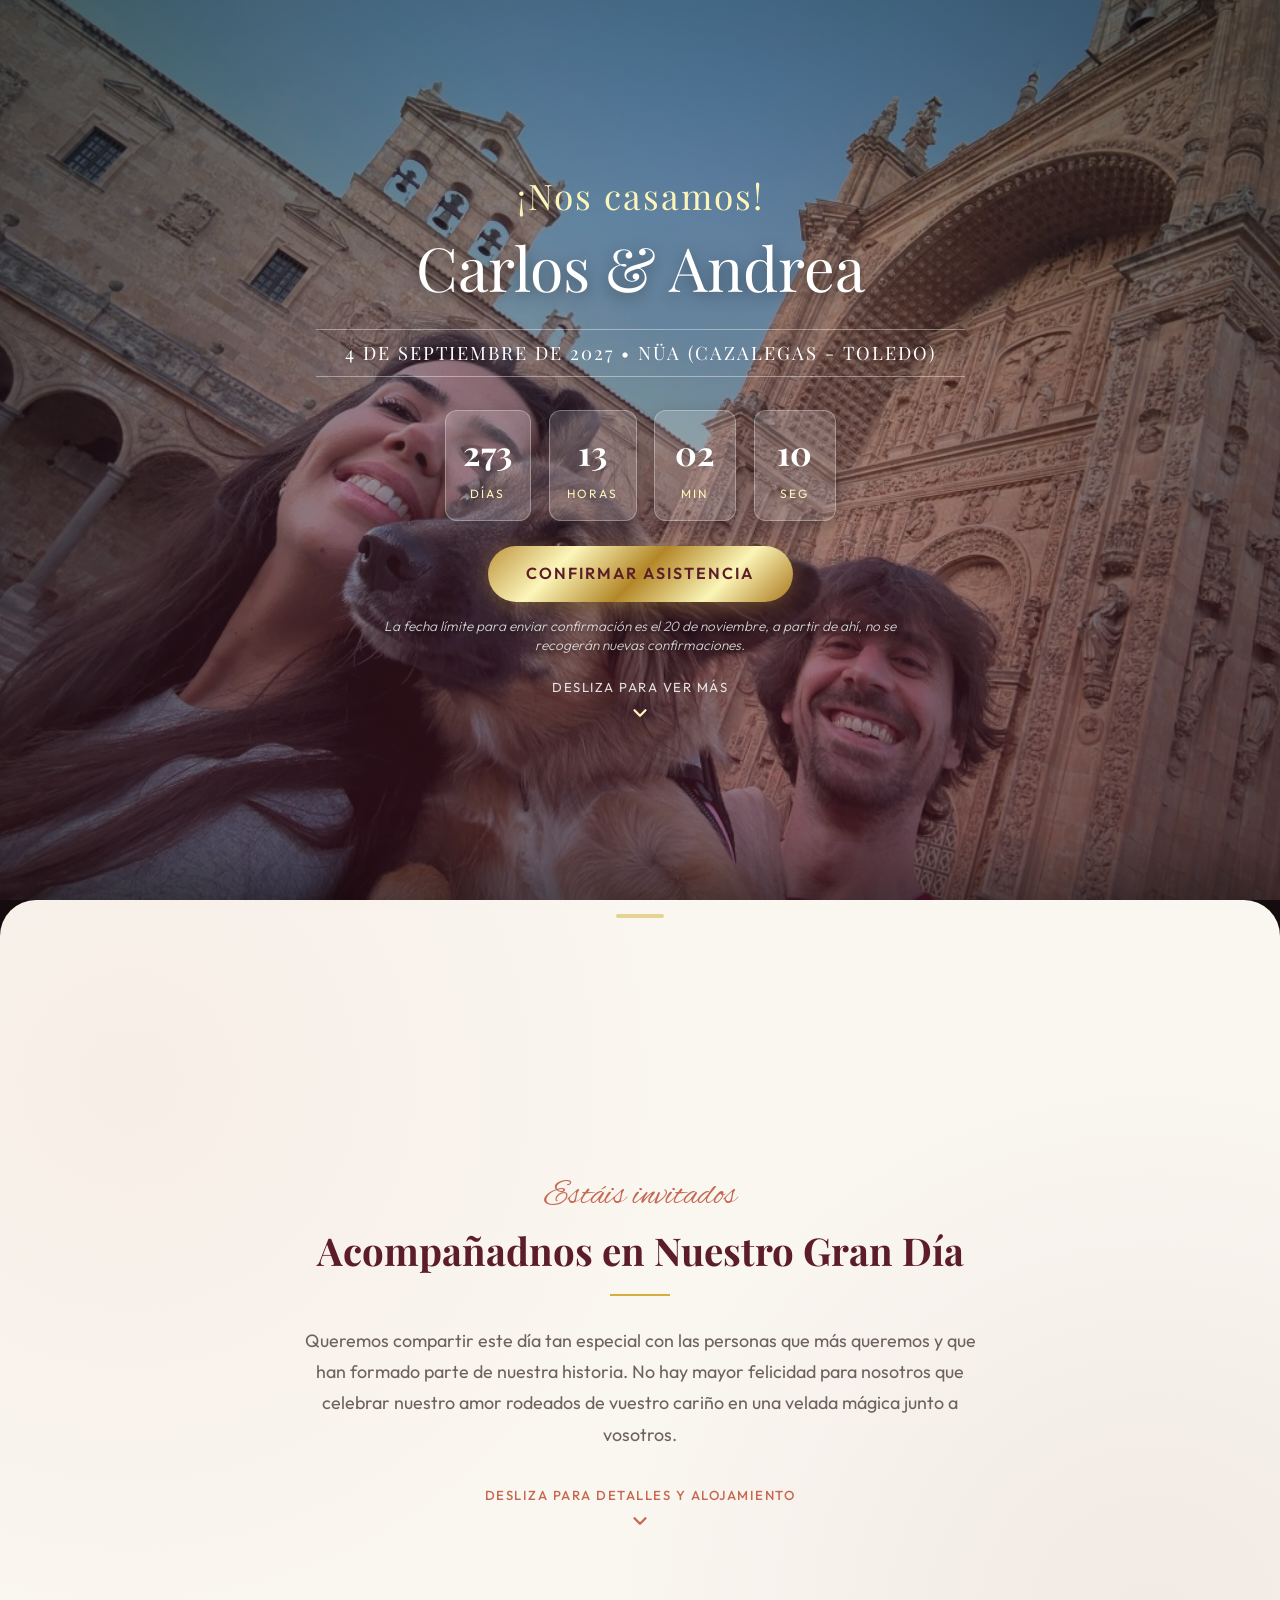
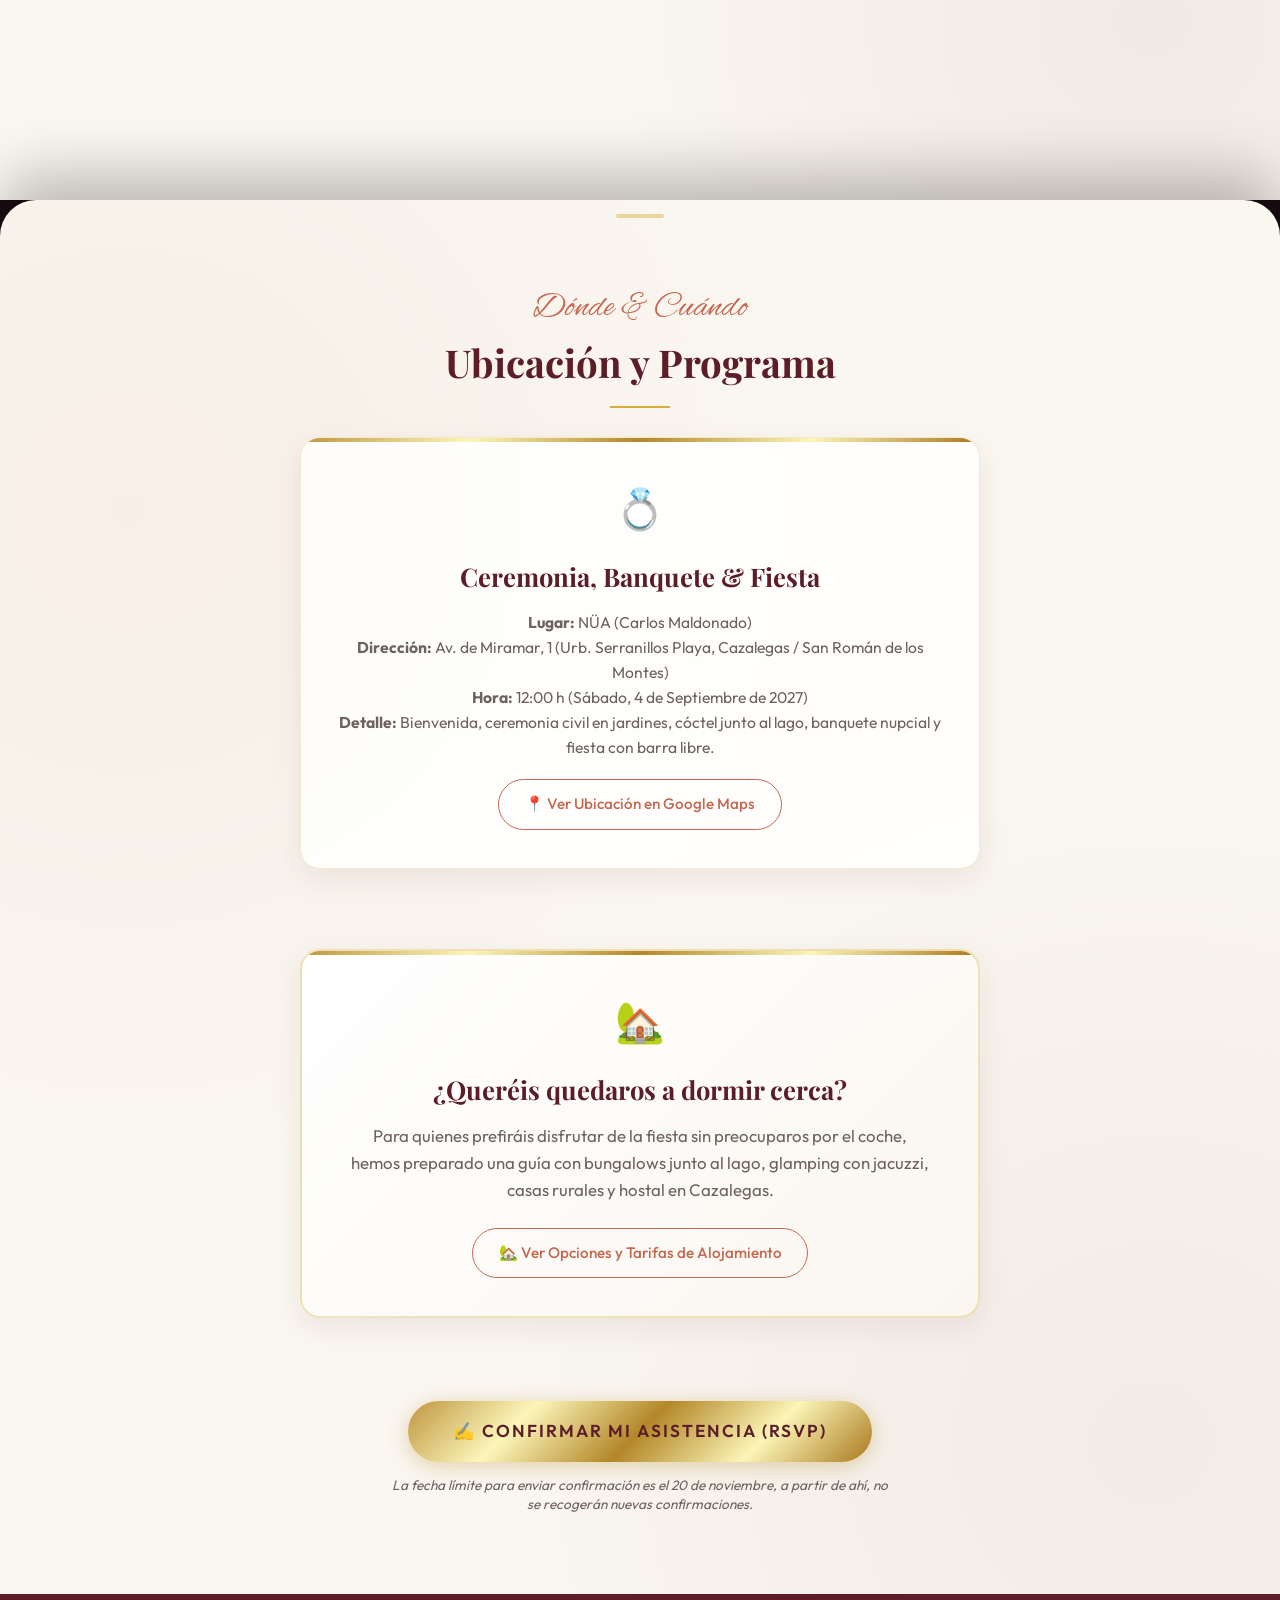
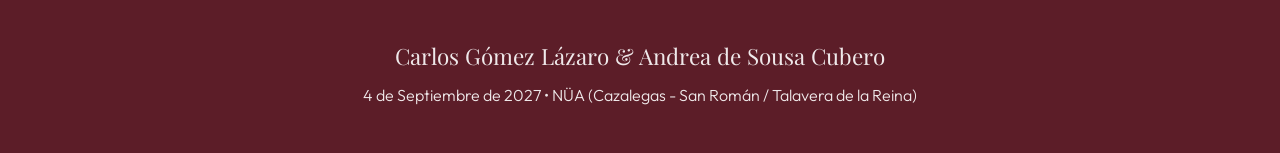
<file: index.html>
<!DOCTYPE html>
<html lang="es">
<head>
  <meta charset="UTF-8">
  <meta name="viewport" content="width=device-width, initial-scale=1.0">
  <title>Boda Carlos & Andrea | Invitación Oficial y RSVP</title>
  <meta name="description" content="Invitación oficial de boda de Carlos Gómez Lázaro y Andrea de Sousa Cubero el 4 de Septiembre de 2027. ¡Confirma tu asistencia!">
  
  <!-- CSS Principal -->
  <link rel="stylesheet" href="style.css?v=12">
</head>
<body>

  <!-- HERO SECTION -->
  <header class="hero">
    <div class="hero-overlay"></div>
    <div class="hero-content">
      <p class="hero-subtitle font-serif" style="font-family: 'Playfair Display', serif !important; font-size: 2.2rem; letter-spacing: 2px; text-transform: none; font-style: normal; color: #fcf6ba;">¡Nos casamos!</p>
      <h1 class="hero-title font-serif">Carlos & Andrea</h1>

      <div class="hero-date-badge font-serif">
        4 DE SEPTIEMBRE DE 2027 • NÜA (CAZALEGAS - TOLEDO)
      </div>

      <!-- COUNTDOWN TIMER -->
      <div class="countdown-container">
        <div class="countdown-box">
          <span id="countdown-days" class="countdown-number">00</span>
          <span class="countdown-label">Días</span>
        </div>
        <div class="countdown-box">
          <span id="countdown-hours" class="countdown-number">00</span>
          <span class="countdown-label">Horas</span>
        </div>
        <div class="countdown-box">
          <span id="countdown-minutes" class="countdown-number">00</span>
          <span class="countdown-label">Min</span>
        </div>
        <div class="countdown-box">
          <span id="countdown-seconds" class="countdown-number">00</span>
          <span class="countdown-label">Seg</span>
        </div>
      </div>

      <a href="rsvp.html" class="btn-primary">Confirmar Asistencia</a>

      <p class="hero-deadline-note">
        La fecha límite para enviar confirmación es el 20 de noviembre, a partir de ahí, no se recogerán nuevas confirmaciones.
      </p>

      <!-- Indicador sutil de scroll -->
      <div class="scroll-indicator">
        <span>Desliza para ver más</span>
        <svg class="scroll-chevron" width="22" height="22" viewBox="0 0 24 24" fill="none" stroke="currentColor" stroke-width="2.5" stroke-linecap="round" stroke-linejoin="round">
          <polyline points="6 9 12 15 18 9"></polyline>
        </svg>
      </div>
    </div>
  </header>

  <!-- BIENVENIDA & HISTORIA (Capa 2: Se desliza y se fija sobre el Hero) -->
  <section class="welcome-sheet">
    <div class="welcome-sheet-content">
      <div class="section-header">
        <span class="section-subtitle">Estáis invitados</span>
        <h2 class="section-title">Acompañadnos en Nuestro Gran Día</h2>
      </div>
      <p class="welcome-text">
        Queremos compartir este día tan especial con las personas que más queremos y que han formado parte de nuestra historia. No hay mayor felicidad para nosotros que celebrar nuestro amor rodeados de vuestro cariño en una velada mágica junto a vosotros.
      </p>

      <!-- Indicador sutil de scroll hacia las tarjetas -->
      <div class="scroll-indicator scroll-indicator-dark">
        <span>Desliza para detalles y alojamiento</span>
        <svg class="scroll-chevron" width="22" height="22" viewBox="0 0 24 24" fill="none" stroke="currentColor" stroke-width="2.5" stroke-linecap="round" stroke-linejoin="round">
          <polyline points="6 9 12 15 18 9"></polyline>
        </svg>
      </div>
    </div>
  </section>

  <!-- DETALLES, TARJETAS Y RSVP (Capa 3: Se desliza cubriendo la Bienvenida) -->
  <main class="cards-sheet-wrapper">

    <!-- UBICACIONES & EVENTOS -->
    <section class="section reveal-on-scroll">
    <div class="section-header">
      <span class="section-subtitle">Dónde & Cuándo</span>
      <h2 class="section-title">Ubicación y Programa</h2>
    </div>

    <!-- Tarjeta Única: Ceremonia & Celebración -->
    <div class="card">
      <div class="card-icon">💍</div>
      <h3 class="card-title font-serif">Ceremonia, Banquete & Fiesta</h3>
      <p class="card-info">
        <strong>Lugar:</strong> NÜA (Carlos Maldonado)<br>
        <strong>Dirección:</strong> Av. de Miramar, 1 (Urb. Serranillos Playa, Cazalegas / San Román de los Montes)<br>
        <strong>Hora:</strong> 12:00 h (Sábado, 4 de Septiembre de 2027)<br>
        <strong>Detalle:</strong> Bienvenida, ceremonia civil en jardines, cóctel junto al lago, banquete nupcial y fiesta con barra libre.
      </p>
      <a href="https://maps.google.com/?q=Nua+Eventos+Av+de+Miramar+1+Serranillos+Playa" target="_blank" class="btn-outline">
        📍 Ver Ubicación en Google Maps
      </a>
    </div>
  </section>

    <!-- ALOJAMIENTOS & DÓNDE DORMIR -->
    <section class="section reveal-on-scroll">
      <div class="card card-alojamiento-preview">
        <div class="card-icon">🏡</div>
        <h3 class="card-title font-serif">
          ¿Queréis quedaros a dormir cerca?
        </h3>
        <p class="card-info" style="max-width: 580px; margin: 0 auto 1.5rem; font-size: 1.05rem; line-height: 1.6;">
          Para quienes prefiráis disfrutar de la fiesta sin preocuparos por el coche, hemos preparado una guía con bungalows junto al lago, glamping con jacuzzi, casas rurales y hostal en Cazalegas.
        </p>
        <a href="alojamiento.html" class="btn-outline">
          🏡 Ver Opciones y Tarifas de Alojamiento
        </a>
      </div>
    </section>

    <!-- BOTÓN FINAL RSVP -->
    <section class="section reveal-on-scroll" style="text-align: center; padding-top: 1rem; padding-bottom: 2rem;">
      <a href="rsvp.html" class="btn-primary" style="font-size: 1.08rem; padding: 1.05rem 2.8rem;">
        ✍️ Confirmar Mi Asistencia (RSVP)
      </a>
      <p style="margin-top: 0.9rem; font-size: 0.85rem; color: var(--text-muted); font-style: italic; max-width: 500px; margin-left: auto; margin-right: auto; line-height: 1.4;">
        La fecha límite para enviar confirmación es el 20 de noviembre, a partir de ahí, no se recogerán nuevas confirmaciones.
      </p>
    </section>

    <!-- FOOTER -->
    <footer>
      <p class="font-serif" style="font-size: 1.4rem; margin-bottom: 0.5rem;">Carlos Gómez Lázaro & Andrea de Sousa Cubero</p>
      <p>4 de Septiembre de 2027 • NÜA (Cazalegas - San Román / Talavera de la Reina)</p>
    </footer>

  </main>

  <!-- Scripts -->
  <script src="rsvp_config.js?v=2"></script>
  <script src="app.js?v=6"></script>
</body>
</html>
</file>
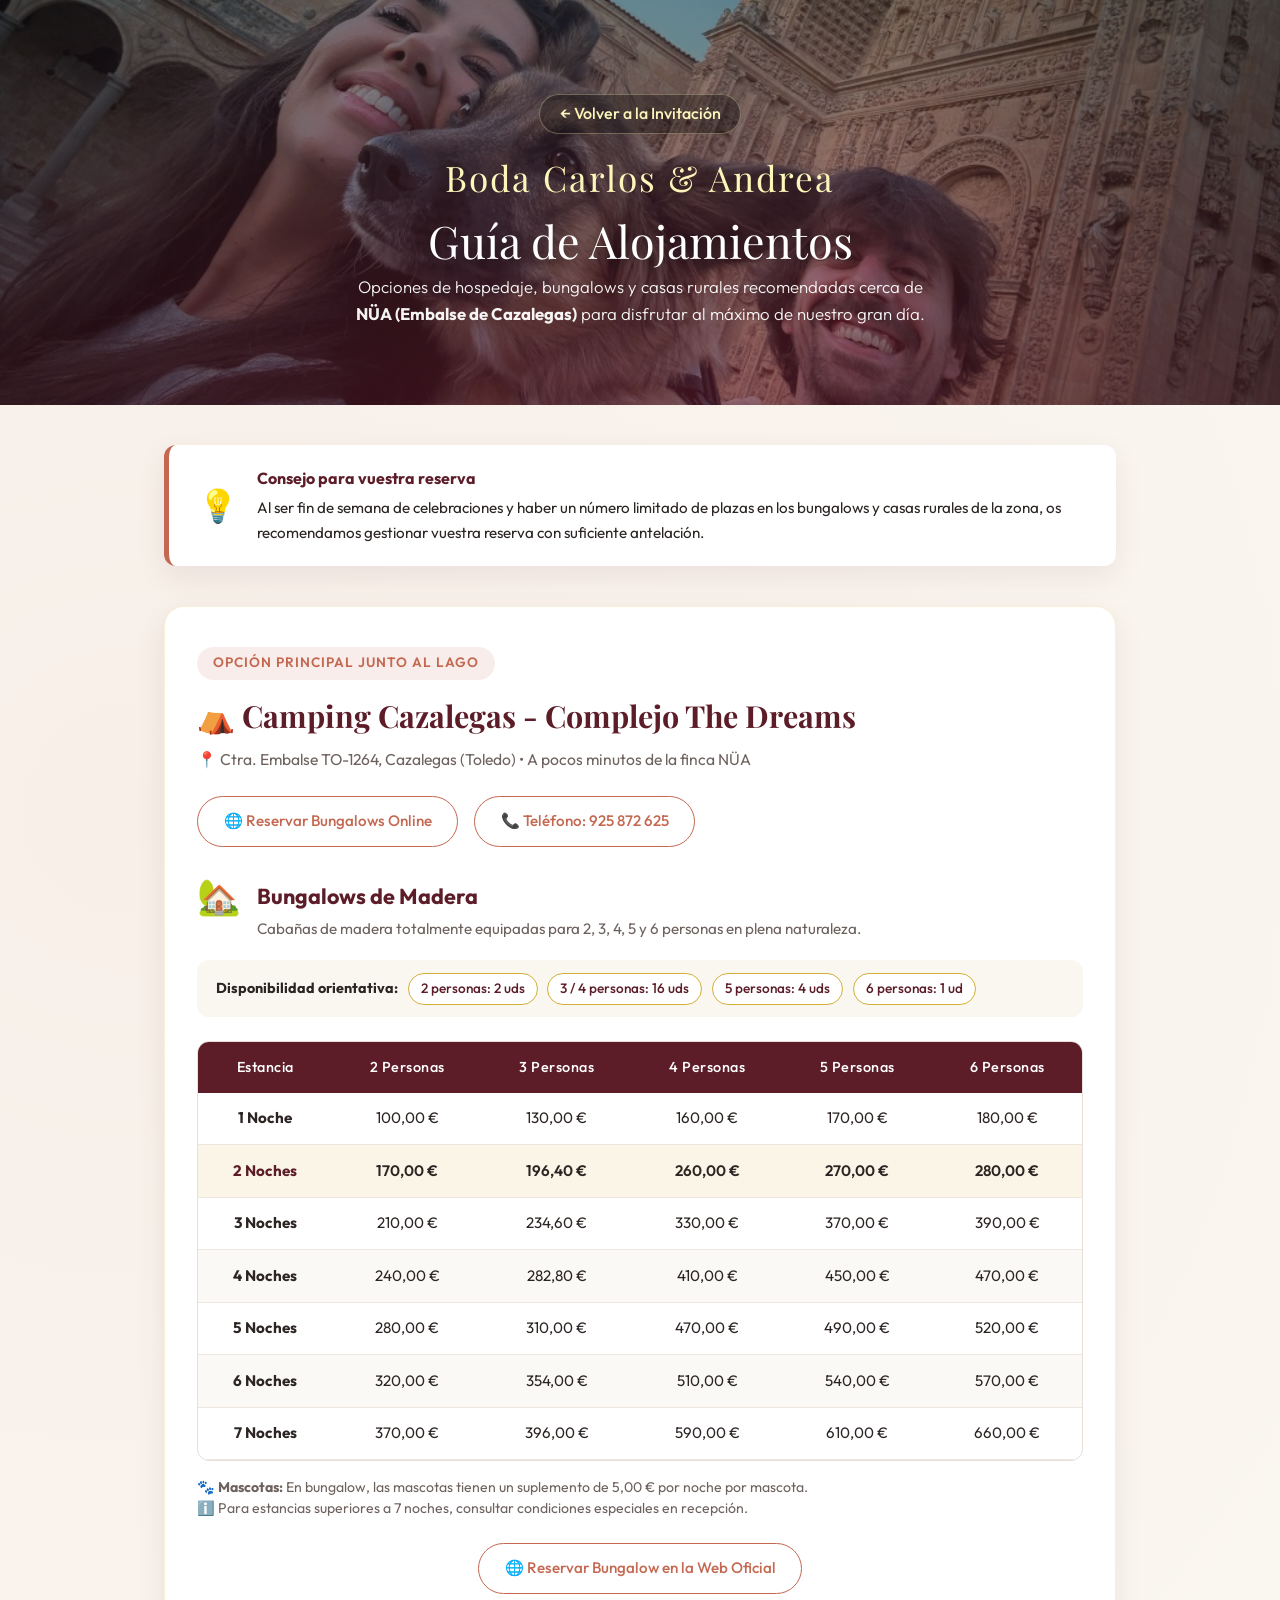
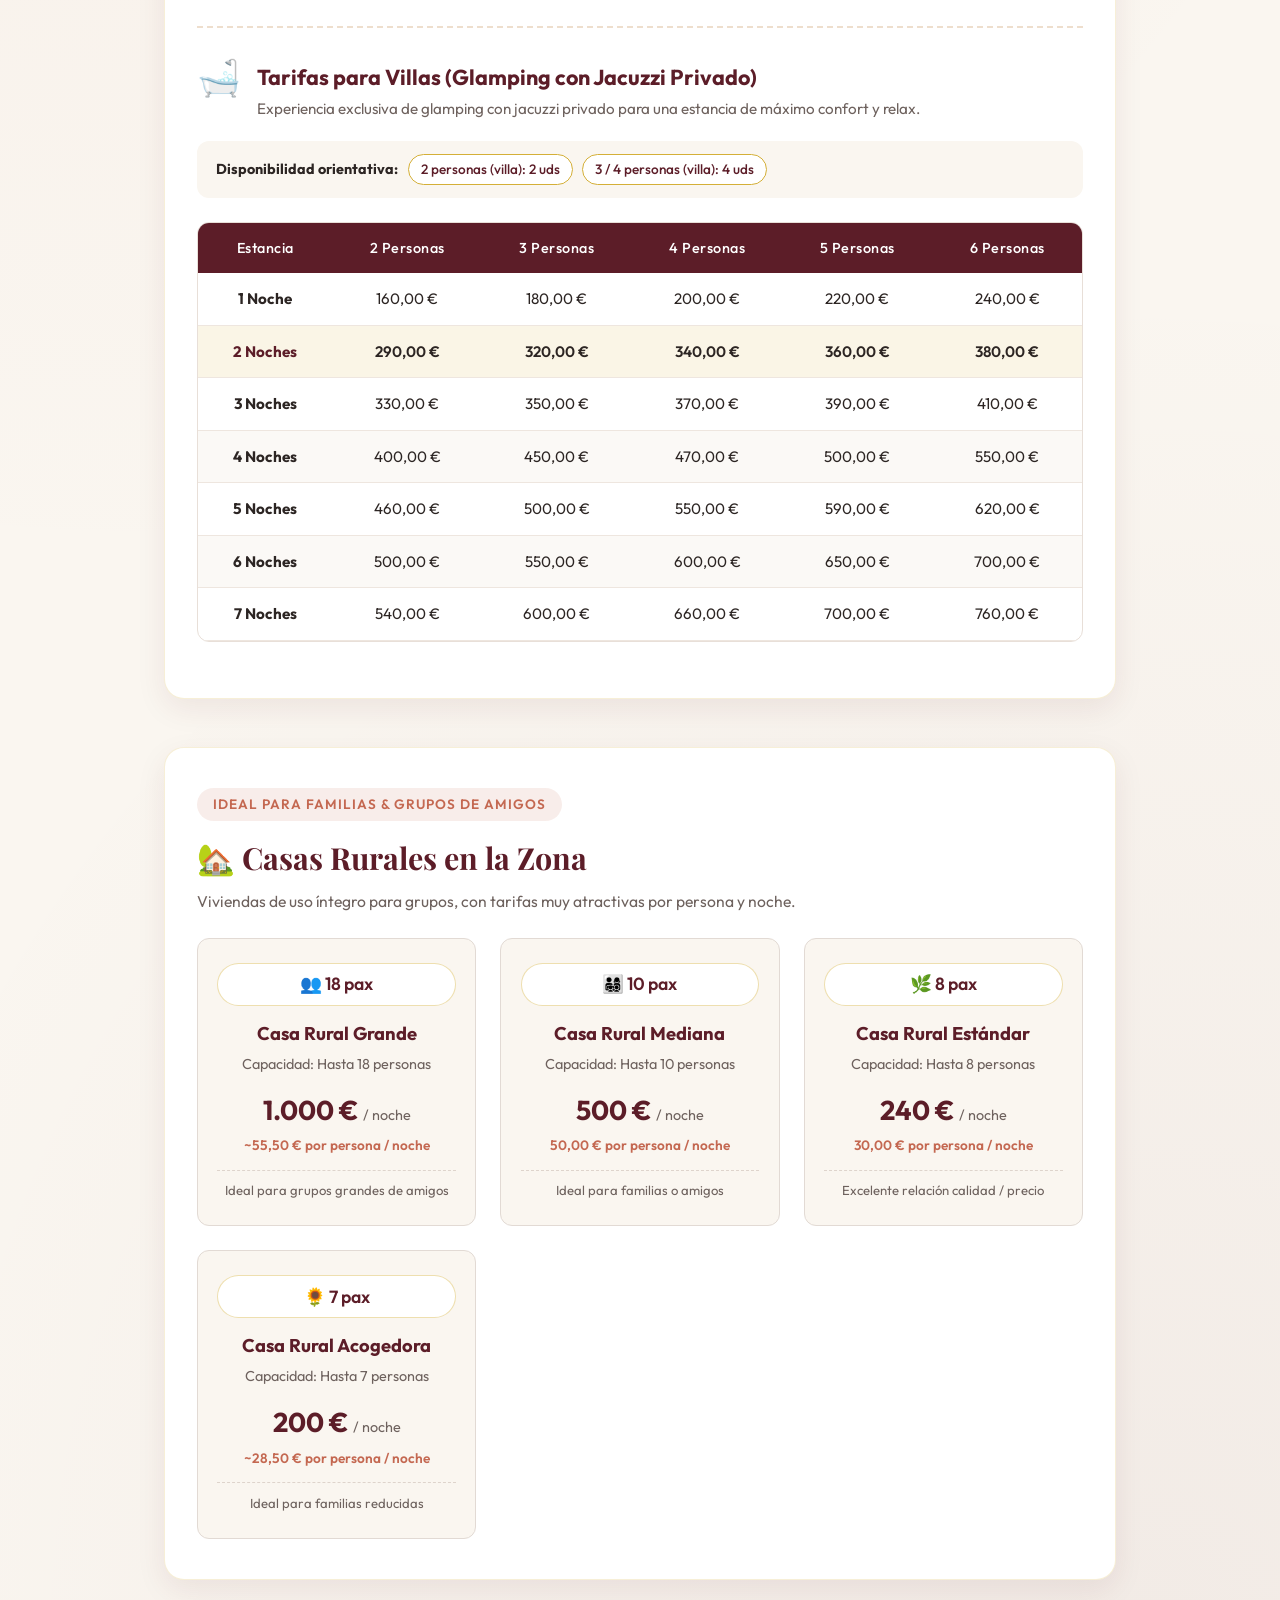
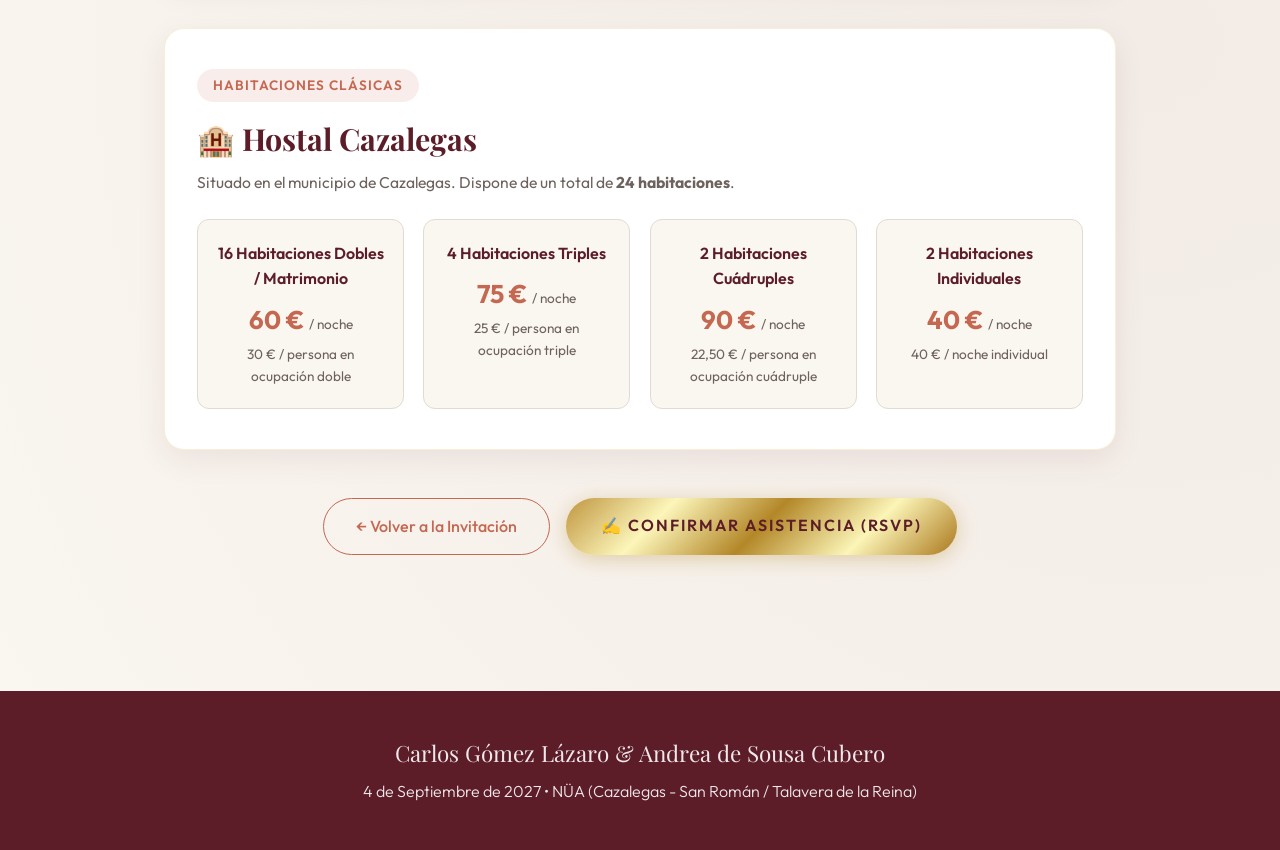
<file: alojamiento.html>
<!DOCTYPE html>
<html lang="es">
<head>
  <meta charset="UTF-8">
  <meta name="viewport" content="width=device-width, initial-scale=1.0">
  <title>Alojamientos & Bungalows | Boda Carlos & Andrea</title>
  <meta name="description" content="Información y tarifas de alojamientos, bungalows, glamping y casas rurales para la boda de Carlos & Andrea.">
  
  <!-- CSS Principal -->
  <link rel="stylesheet" href="style.css?v=11">
</head>
<body class="alojamiento-page">

  <!-- HEADER / HERO ALOJAMIENTO -->
  <header class="hero-small">
    <div class="hero-overlay"></div>
    <div class="hero-content">
      <a href="index.html" class="back-link">← Volver a la Invitación</a>
      <p class="hero-subtitle font-serif">Boda Carlos & Andrea</p>
      <h1 class="hero-title font-serif" style="font-size: 2.8rem; margin-bottom: 0.5rem;">Guía de Alojamientos</h1>
      <p class="alojamiento-hero-desc">
        Opciones de hospedaje, bungalows y casas rurales recomendadas cerca de <strong>NÜA (Embalse de Cazalegas)</strong> para disfrutar al máximo de nuestro gran día.
      </p>
    </div>
  </header>

  <main class="main-container">

    <!-- AVISO IMPORTANTE -->
    <div class="notice-card">
      <div class="notice-icon">💡</div>
      <div>
        <h4 style="color: var(--primary-burgundy); margin-bottom: 0.3rem;">Consejo para vuestra reserva</h4>
        <p style="color: var(--text-dark); margin: 0; font-size: 0.95rem;">
          Al ser fin de semana de celebraciones y haber un número limitado de plazas en los bungalows y casas rurales de la zona, os recomendamos gestionar vuestra reserva con suficiente antelación.
        </p>
      </div>
    </div>

    <!-- SECCIÓN 1: CAMPING CAZALEGAS (COMPLEJO THE DREAMS) -->
    <section class="alojamiento-section">
      <div class="section-badge">Opción Principal junto al Lago</div>
      <h2 class="alojamiento-title font-serif">⛺ Camping Cazalegas - Complejo The Dreams</h2>
      <p class="alojamiento-subtitle">
        📍 Ctra. Embalse TO-1264, Cazalegas (Toledo) • A pocos minutos de la finca NÜA
      </p>
      
      <div class="contact-action-bar" style="display: flex; gap: 1rem; flex-wrap: wrap; align-items: center;">
        <a href="https://camping.complejothedreams.com/bungalows/#section-24-28" target="_blank" rel="noopener noreferrer" class="btn-outline">
          🌐 Reservar Bungalows Online
        </a>
        <a href="tel:+34925872625" class="btn-outline">
          📞 Teléfono: 925 872 625
        </a>
      </div>

      <!-- BUNGALOWS -->
      <div class="option-block">
        <div class="option-header">
          <div class="option-title-group">
            <span class="option-icon">🏡</span>
            <div>
              <h3 class="option-title">Bungalows de Madera</h3>
              <p class="option-desc">Cabañas de madera totalmente equipadas para 2, 3, 4, 5 y 6 personas en plena naturaleza.</p>
            </div>
          </div>
        </div>

        <div class="units-available">
          <strong>Disponibilidad orientativa:</strong>
          <span class="badge-pill">2 personas: 2 uds</span>
          <span class="badge-pill">3 / 4 personas: 16 uds</span>
          <span class="badge-pill">5 personas: 4 uds</span>
          <span class="badge-pill">6 personas: 1 ud</span>
        </div>

        <div class="table-responsive">
          <table class="tarifa-table">
            <thead>
              <tr>
                <th>Estancia</th>
                <th>2 Personas</th>
                <th>3 Personas</th>
                <th>4 Personas</th>
                <th>5 Personas</th>
                <th>6 Personas</th>
              </tr>
            </thead>
            <tbody>
              <tr>
                <td><strong>1 Noche</strong></td>
                <td>100,00 €</td>
                <td>130,00 €</td>
                <td>160,00 €</td>
                <td>170,00 €</td>
                <td>180,00 €</td>
              </tr>
              <tr class="highlight-row">
                <td><strong>2 Noches</strong></td>
                <td>170,00 €</td>
                <td>196,40 €</td>
                <td>260,00 €</td>
                <td>270,00 €</td>
                <td>280,00 €</td>
              </tr>
              <tr>
                <td><strong>3 Noches</strong></td>
                <td>210,00 €</td>
                <td>234,60 €</td>
                <td>330,00 €</td>
                <td>370,00 €</td>
                <td>390,00 €</td>
              </tr>
              <tr>
                <td><strong>4 Noches</strong></td>
                <td>240,00 €</td>
                <td>282,80 €</td>
                <td>410,00 €</td>
                <td>450,00 €</td>
                <td>470,00 €</td>
              </tr>
              <tr>
                <td><strong>5 Noches</strong></td>
                <td>280,00 €</td>
                <td>310,00 €</td>
                <td>470,00 €</td>
                <td>490,00 €</td>
                <td>520,00 €</td>
              </tr>
              <tr>
                <td><strong>6 Noches</strong></td>
                <td>320,00 €</td>
                <td>354,00 €</td>
                <td>510,00 €</td>
                <td>540,00 €</td>
                <td>570,00 €</td>
              </tr>
              <tr>
                <td><strong>7 Noches</strong></td>
                <td>370,00 €</td>
                <td>396,00 €</td>
                <td>590,00 €</td>
                <td>610,00 €</td>
                <td>660,00 €</td>
              </tr>
            </tbody>
          </table>
        </div>
        <p class="table-note">
          🐾 <strong>Mascotas:</strong> En bungalow, las mascotas tienen un suplemento de 5,00 € por noche por mascota.<br>
          ℹ️ Para estancias superiores a 7 noches, consultar condiciones especiales en recepción.
        </p>
        <div style="margin-top: 1.5rem; text-align: center;">
          <a href="https://camping.complejothedreams.com/bungalows/#section-24-28" target="_blank" rel="noopener noreferrer" class="btn-outline">
            🌐 Reservar Bungalow en la Web Oficial
          </a>
        </div>
      </div>

      <!-- VILLAS GLAMPING -->
      <div class="option-block" style="border-top: 2px dashed #eedecd; padding-top: 2rem; margin-top: 2rem;">
        <div class="option-header">
          <div class="option-title-group">
            <span class="option-icon">🛁</span>
            <div>
              <h3 class="option-title">Tarifas para Villas (Glamping con Jacuzzi Privado)</h3>
              <p class="option-desc">Experiencia exclusiva de glamping con jacuzzi privado para una estancia de máximo confort y relax.</p>
            </div>
          </div>
        </div>

        <div class="units-available">
          <strong>Disponibilidad orientativa:</strong>
          <span class="badge-pill">2 personas (villa): 2 uds</span>
          <span class="badge-pill">3 / 4 personas (villa): 4 uds</span>
        </div>

        <div class="table-responsive">
          <table class="tarifa-table">
            <thead>
              <tr>
                <th>Estancia</th>
                <th>2 Personas</th>
                <th>3 Personas</th>
                <th>4 Personas</th>
                <th>5 Personas</th>
                <th>6 Personas</th>
              </tr>
            </thead>
            <tbody>
              <tr>
                <td><strong>1 Noche</strong></td>
                <td>160,00 €</td>
                <td>180,00 €</td>
                <td>200,00 €</td>
                <td>220,00 €</td>
                <td>240,00 €</td>
              </tr>
              <tr class="highlight-row">
                <td><strong>2 Noches</strong></td>
                <td>290,00 €</td>
                <td>320,00 €</td>
                <td>340,00 €</td>
                <td>360,00 €</td>
                <td>380,00 €</td>
              </tr>
              <tr>
                <td><strong>3 Noches</strong></td>
                <td>330,00 €</td>
                <td>350,00 €</td>
                <td>370,00 €</td>
                <td>390,00 €</td>
                <td>410,00 €</td>
              </tr>
              <tr>
                <td><strong>4 Noches</strong></td>
                <td>400,00 €</td>
                <td>450,00 €</td>
                <td>470,00 €</td>
                <td>500,00 €</td>
                <td>550,00 €</td>
              </tr>
              <tr>
                <td><strong>5 Noches</strong></td>
                <td>460,00 €</td>
                <td>500,00 €</td>
                <td>550,00 €</td>
                <td>590,00 €</td>
                <td>620,00 €</td>
              </tr>
              <tr>
                <td><strong>6 Noches</strong></td>
                <td>500,00 €</td>
                <td>550,00 €</td>
                <td>600,00 €</td>
                <td>650,00 €</td>
                <td>700,00 €</td>
              </tr>
              <tr>
                <td><strong>7 Noches</strong></td>
                <td>540,00 €</td>
                <td>600,00 €</td>
                <td>660,00 €</td>
                <td>700,00 €</td>
                <td>760,00 €</td>
              </tr>
            </tbody>
          </table>
        </div>
      </div>
    </section>

    <!-- SECCIÓN 2: CASAS RURALES -->
    <section class="alojamiento-section">
      <div class="section-badge">Ideal para Familias & Grupos de Amigos</div>
      <h2 class="alojamiento-title font-serif">🏡 Casas Rurales en la Zona</h2>
      <p class="alojamiento-subtitle">
        Viviendas de uso íntegro para grupos, con tarifas muy atractivas por persona y noche.
      </p>

      <div class="cards-grid-alojamiento">
        <div class="rural-card">
          <div class="rural-icon">👥 18 pax</div>
          <h3 class="rural-name">Casa Rural Grande</h3>
          <p class="rural-capacity">Capacidad: Hasta 18 personas</p>
          <div class="rural-price">1.000 € <span class="rural-price-sub">/ noche</span></div>
          <p class="rural-per-person">~55,50 € por persona / noche</p>
          <p class="rural-tag">Ideal para grupos grandes de amigos</p>
        </div>

        <div class="rural-card">
          <div class="rural-icon">👨‍👩‍👧‍👦 10 pax</div>
          <h3 class="rural-name">Casa Rural Mediana</h3>
          <p class="rural-capacity">Capacidad: Hasta 10 personas</p>
          <div class="rural-price">500 € <span class="rural-price-sub">/ noche</span></div>
          <p class="rural-per-person">50,00 € por persona / noche</p>
          <p class="rural-tag">Ideal para familias o amigos</p>
        </div>

        <div class="rural-card">
          <div class="rural-icon">🌿 8 pax</div>
          <h3 class="rural-name">Casa Rural Estándar</h3>
          <p class="rural-capacity">Capacidad: Hasta 8 personas</p>
          <div class="rural-price">240 € <span class="rural-price-sub">/ noche</span></div>
          <p class="rural-per-person">30,00 € por persona / noche</p>
          <p class="rural-tag">Excelente relación calidad / precio</p>
        </div>

        <div class="rural-card">
          <div class="rural-icon">🌻 7 pax</div>
          <h3 class="rural-name">Casa Rural Acogedora</h3>
          <p class="rural-capacity">Capacidad: Hasta 7 personas</p>
          <div class="rural-price">200 € <span class="rural-price-sub">/ noche</span></div>
          <p class="rural-per-person">~28,50 € por persona / noche</p>
          <p class="rural-tag">Ideal para familias reducidas</p>
        </div>
      </div>
    </section>

    <!-- SECCIÓN 3: HOSTAL CAZALEGAS -->
    <section class="alojamiento-section">
      <div class="section-badge">Habitaciones Clásicas</div>
      <h2 class="alojamiento-title font-serif">🏨 Hostal Cazalegas</h2>
      <p class="alojamiento-subtitle">
        Situado en el municipio de Cazalegas. Dispone de un total de <strong>24 habitaciones</strong>.
      </p>

      <div class="hostal-grid">
        <div class="hostal-card">
          <div class="hostal-type">16 Habitaciones Dobles / Matrimonio</div>
          <div class="hostal-price">60 € <span class="hostal-price-sub">/ noche</span></div>
          <p class="hostal-detail">30 € / persona en ocupación doble</p>
        </div>

        <div class="hostal-card">
          <div class="hostal-type">4 Habitaciones Triples</div>
          <div class="hostal-price">75 € <span class="hostal-price-sub">/ noche</span></div>
          <p class="hostal-detail">25 € / persona en ocupación triple</p>
        </div>

        <div class="hostal-card">
          <div class="hostal-type">2 Habitaciones Cuádruples</div>
          <div class="hostal-price">90 € <span class="hostal-price-sub">/ noche</span></div>
          <p class="hostal-detail">22,50 € / persona en ocupación cuádruple</p>
        </div>

        <div class="hostal-card">
          <div class="hostal-type">2 Habitaciones Individuales</div>
          <div class="hostal-price">40 € <span class="hostal-price-sub">/ noche</span></div>
          <p class="hostal-detail">40 € / noche individual</p>
        </div>
      </div>
    </section>

    <!-- BOTÓN FINAL DE NAVEGACIÓN -->
    <div style="text-align: center; margin: 3rem 0; display: flex; justify-content: center; gap: 1rem; flex-wrap: wrap;">
      <a href="index.html" class="btn-outline" style="font-size: 1rem; padding: 0.9rem 2rem;">
        ← Volver a la Invitación
      </a>
      <a href="rsvp.html" class="btn-primary" style="font-size: 1rem; padding: 0.9rem 2.2rem; margin-top: 0;">
        ✍️ Confirmar Asistencia (RSVP)
      </a>
    </div>

  </main>

  <!-- FOOTER -->
  <footer>
    <p class="font-serif" style="font-size: 1.4rem; margin-bottom: 0.5rem;">Carlos Gómez Lázaro & Andrea de Sousa Cubero</p>
    <p>4 de Septiembre de 2027 • NÜA (Cazalegas - San Román / Talavera de la Reina)</p>
  </footer>

</body>
</html>
</file>
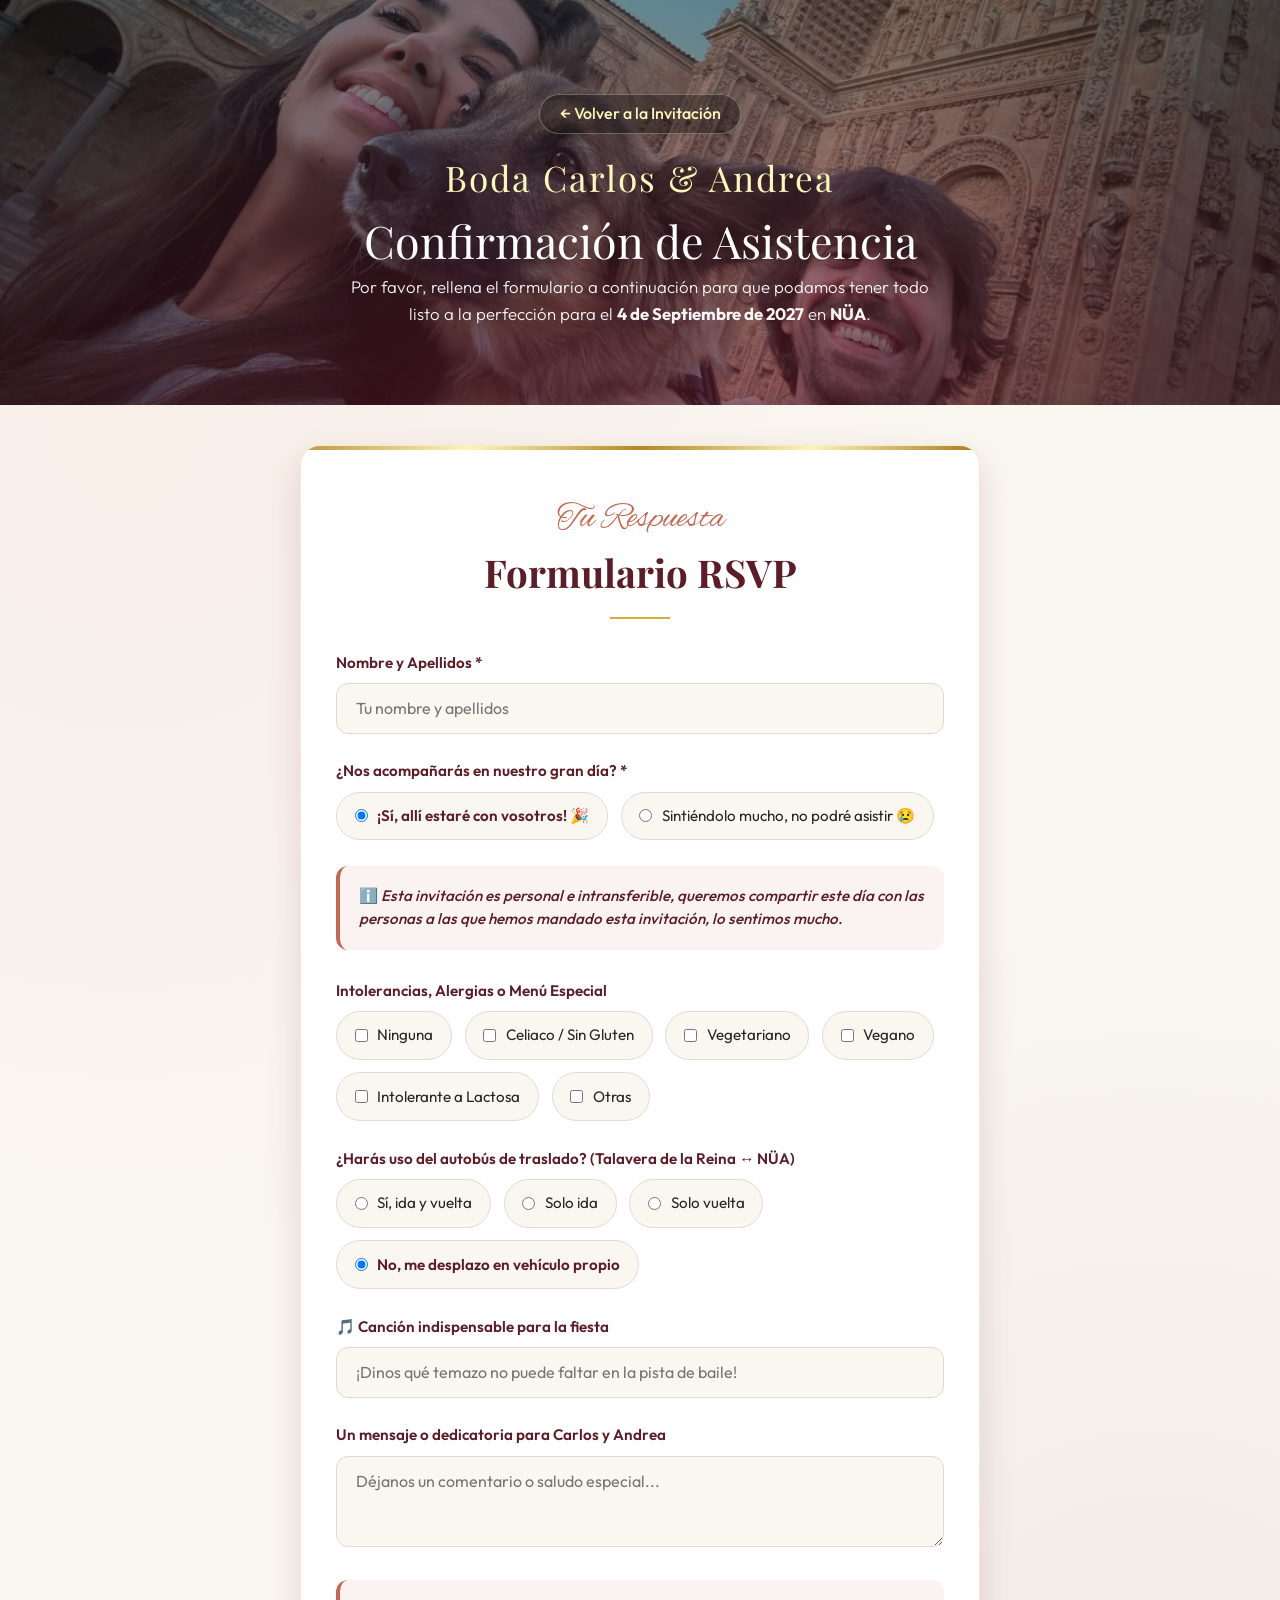
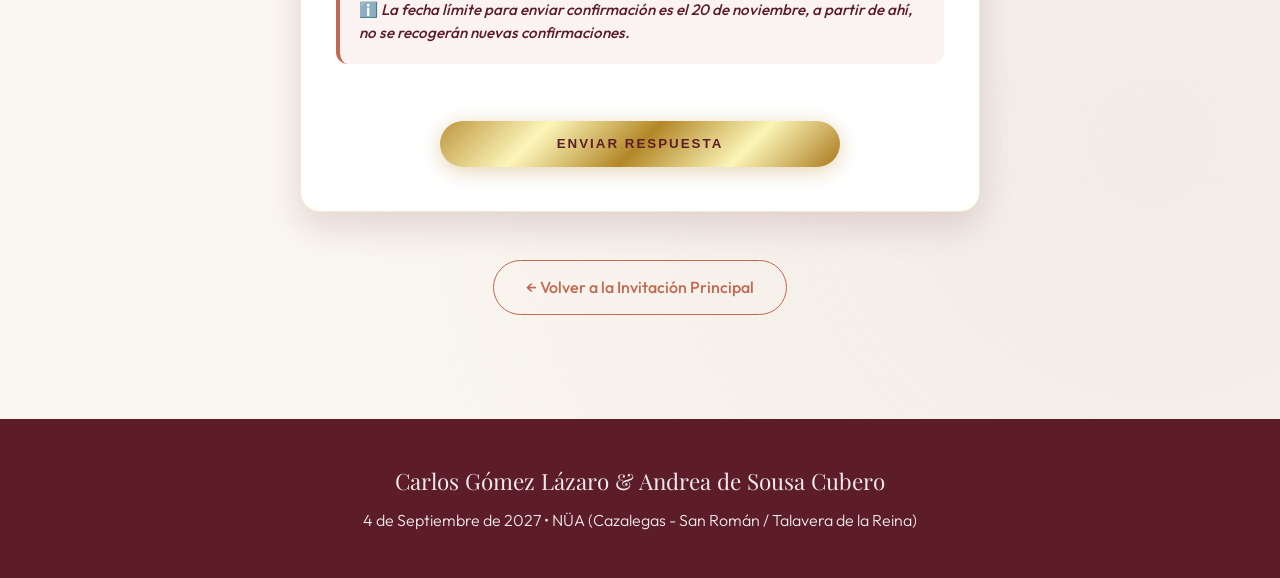
<file: rsvp.html>
<!DOCTYPE html>
<html lang="es">
<head>
  <meta charset="UTF-8">
  <meta name="viewport" content="width=device-width, initial-scale=1.0">
  <title>Confirmar Asistencia (RSVP) | Boda Carlos & Andrea</title>
  <meta name="description" content="Formulario oficial de confirmación de asistencia (RSVP) para la boda de Carlos Gómez Lázaro y Andrea de Sousa Cubero el 4 de Septiembre de 2027.">
  
  <!-- CSS Principal -->
  <link rel="stylesheet" href="style.css?v=12">
</head>
<body class="alojamiento-page">

  <!-- HEADER / HERO RSVP -->
  <header class="hero-small">
    <div class="hero-overlay"></div>
    <div class="hero-content">
      <a href="index.html" class="back-link">← Volver a la Invitación</a>
      <p class="hero-subtitle font-serif">Boda Carlos & Andrea</p>
      <h1 class="hero-title font-serif" style="font-size: 2.8rem; margin-bottom: 0.5rem;">Confirmación de Asistencia</h1>
      <p class="alojamiento-hero-desc">
        Por favor, rellena el formulario a continuación para que podamos tener todo listo a la perfección para el <strong>4 de Septiembre de 2027</strong> en <strong>NÜA</strong>.
      </p>
    </div>
  </header>

  <!-- CONTENEDOR PRINCIPAL RSVP -->
  <main class="main-container" style="max-width: 800px; padding: 2.5rem 1.2rem;">

    <div class="rsvp-section">
      <div class="section-header" style="margin-bottom: 2rem;">
        <span class="section-subtitle">Tu Respuesta</span>
        <h2 class="section-title">Formulario RSVP</h2>
      </div>

      <form id="rsvp-form">
        <!-- Nombre Completo -->
        <div class="form-group">
          <label for="fullName" class="form-label">Nombre y Apellidos *</label>
          <input type="text" id="fullName" name="fullName" class="form-input" placeholder="Tu nombre y apellidos" required>
        </div>

        <!-- Confirmación de Asistencia -->
        <div class="form-group">
          <label class="form-label">¿Nos acompañarás en nuestro gran día? *</label>
          <div class="radio-group">
            <label class="custom-option">
              <input type="radio" name="attendance" value="SI" checked required>
              <span>¡Sí, allí estaré con vosotros! 🎉</span>
            </label>
            <label class="custom-option">
              <input type="radio" name="attendance" value="NO" required>
              <span>Sintiéndolo mucho, no podré asistir 😢</span>
            </label>
          </div>
        </div>

        <!-- Mensaje de Invitación Personal -->
        <div class="form-group" style="background: rgba(196, 104, 81, 0.08); border-left: 4px solid var(--terracotta); padding: 1.2rem; border-radius: var(--radius-md); margin-top: 1.5rem; margin-bottom: 1.8rem;">
          <p style="margin: 0; color: var(--primary-burgundy); font-weight: 500; font-size: 0.95rem; line-height: 1.5;">
            ℹ️ <em>Esta invitación es personal e intransferible, queremos compartir este día con las personas a las que hemos mandado esta invitación, lo sentimos mucho.</em>
          </p>
        </div>

        <!-- Menú Especial / Alergias -->
        <div class="form-group">
          <label class="form-label">Intolerancias, Alergias o Menú Especial</label>
          <div class="checkbox-group">
            <label class="custom-option">
              <input type="checkbox" name="dietary" value="Ninguna" id="dietary-none">
              <span>Ninguna</span>
            </label>
            <label class="custom-option">
              <input type="checkbox" name="dietary" value="Celiaco/Sin Gluten">
              <span>Celiaco / Sin Gluten</span>
            </label>
            <label class="custom-option">
              <input type="checkbox" name="dietary" value="Vegetariano">
              <span>Vegetariano</span>
            </label>
            <label class="custom-option">
              <input type="checkbox" name="dietary" value="Vegano">
              <span>Vegano</span>
            </label>
            <label class="custom-option">
              <input type="checkbox" name="dietary" value="Intolerante a Lactosa">
              <span>Intolerante a Lactosa</span>
            </label>
            <label class="custom-option">
              <input type="checkbox" name="dietary" value="Otras" id="dietary-other">
              <span>Otras</span>
            </label>
          </div>
          <!-- Campo de texto libre para 'Otras' -->
          <div id="dietary-other-wrapper" style="display: none; margin-top: 0.9rem;">
            <input type="text" id="dietaryOtherText" name="dietaryOtherText" class="form-input" placeholder="Especifica tus alergias, intolerancias o preferencias...">
          </div>
        </div>

        <!-- Servicio de Autobús -->
        <div class="form-group">
          <label class="form-label">¿Harás uso del autobús de traslado? (Talavera de la Reina ↔ NÜA)</label>
          <div class="radio-group">
            <label class="custom-option">
              <input type="radio" name="busRequired" value="SI_IDA_Y_VUELTA">
              <span>Sí, ida y vuelta</span>
            </label>
            <label class="custom-option">
              <input type="radio" name="busRequired" value="SOLO_IDA">
              <span>Solo ida</span>
            </label>
            <label class="custom-option">
              <input type="radio" name="busRequired" value="SOLO_VUELTA">
              <span>Solo vuelta</span>
            </label>
            <label class="custom-option">
              <input type="radio" name="busRequired" value="NO" checked>
              <span>No, me desplazo en vehículo propio</span>
            </label>
          </div>
        </div>

        <!-- Canción recomendada -->
        <div class="form-group">
          <label for="songRequest" class="form-label">🎵 Canción indispensable para la fiesta</label>
          <input type="text" id="songRequest" name="songRequest" class="form-input" placeholder="¡Dinos qué temazo no puede faltar en la pista de baile!">
        </div>

        <!-- Mensaje para los novios -->
        <div class="form-group">
          <label for="notes" class="form-label">Un mensaje o dedicatoria para Carlos y Andrea</label>
          <textarea id="notes" name="notes" rows="3" class="form-textarea" placeholder="Déjanos un comentario o saludo especial..."></textarea>
        </div>

        <!-- Aviso Fecha Límite de Confirmación -->
        <div class="form-group" style="background: rgba(196, 104, 81, 0.08); border-left: 4px solid var(--terracotta); padding: 1.2rem; border-radius: var(--radius-md); margin-top: 1.5rem; margin-bottom: 1.8rem;">
          <p style="margin: 0; color: var(--primary-burgundy); font-weight: 500; font-size: 0.95rem; line-height: 1.5;">
            ℹ️ <em>La fecha límite para enviar confirmación es el 20 de noviembre, a partir de ahí, no se recogerán nuevas confirmaciones.</em>
          </p>
        </div>

        <!-- Botón de Envío -->
        <div style="text-align: center; margin-top: 2rem;">
          <button type="submit" id="rsvp-submit-btn" class="btn-primary" style="width: 100%; max-width: 400px;">
            Enviar Respuesta
          </button>
        </div>
      </form>
    </div>

    <!-- BOTÓN FINAL DE REGRESO -->
    <div style="text-align: center; margin: 3rem 0 1rem;">
      <a href="index.html" class="btn-outline" style="font-size: 1rem; padding: 0.85rem 2rem;">
        ← Volver a la Invitación Principal
      </a>
    </div>

  </main>

  <!-- FOOTER -->
  <footer>
    <p class="font-serif" style="font-size: 1.4rem; margin-bottom: 0.5rem;">Carlos Gómez Lázaro & Andrea de Sousa Cubero</p>
    <p>4 de Septiembre de 2027 • NÜA (Cazalegas - San Román / Talavera de la Reina)</p>
  </footer>

  <!-- Scripts -->
  <script src="rsvp_config.js?v=2"></script>
  <script src="app.js?v=6"></script>
</body>
</html>
</file>
<file: style.css>
/* ==========================================================================
   Invitación de Boda Virtual - Carlos Gómez Lázaro & Andrea de Sousa Cubero
   Estilo: Romántico / Otoñal Chic (Burdeos, Terracota, Oro Cálido, Crema)
   ========================================================================== */

@import url('https://fonts.googleapis.com/css2?family=Alex+Brush&family=Outfit:wght@300;400;500;600;700&family=Playfair+Display:ital,wght@0,400;0,600;0,700;1,400&display=swap');

:root {
  /* Paleta de Colores Otoñal & Elegante */
  --primary-burgundy: #5c1d28;
  --terracotta: #c46851;
  --warm-gold: #d4af37;
  --gold-gradient: linear-gradient(135deg, #bf953f 0%, #fcf6ba 25%, #b38728 50%, #fbf5b7 75%, #aa771c 100%);
  --soft-cream: #faf6f0;
  --card-bg: rgba(255, 255, 255, 0.85);
  --glass-border: rgba(212, 175, 55, 0.25);
  --text-dark: #2c2523;
  --text-muted: #6e625e;
  --sage-green: #687a69;
  --shadow-soft: 0 10px 30px rgba(92, 29, 40, 0.08);
  --shadow-hover: 0 15px 35px rgba(92, 29, 40, 0.15);
  --radius-lg: 20px;
  --radius-md: 12px;
  --transition: all 0.3s cubic-bezier(0.25, 0.8, 0.25, 1);
}

/* Reset & Base */
*, *::before, *::after {
  box-sizing: border-box;
  margin: 0;
  padding: 0;
}

html {
  scroll-behavior: smooth;
}

body {
  font-family: 'Outfit', sans-serif;
  background-color: #1a0f12;
  color: var(--text-dark);
  line-height: 1.6;
  overflow-x: clip;
}

body.alojamiento-page {
  background-color: var(--soft-cream);
  background-image: 
    radial-gradient(circle at 10% 20%, rgba(196, 104, 81, 0.05) 0%, transparent 40%),
    radial-gradient(circle at 90% 80%, rgba(92, 29, 40, 0.05) 0%, transparent 40%);
}

/* Tipografía Especial */
.font-script {
  font-family: 'Alex Brush', cursive;
}

.font-serif {
  font-family: 'Playfair Display', serif;
}

/* Hero Section (Fijo / Sticky que queda de fondo) */
.hero {
  position: sticky;
  top: 0;
  height: 100vh;
  height: 100dvh;
  min-height: 560px;
  display: flex;
  flex-direction: column;
  align-items: center;
  justify-content: center;
  text-align: center;
  padding: 2.5rem 1.5rem 3rem;
  background: linear-gradient(rgba(44, 37, 35, 0.4), rgba(92, 29, 40, 0.55)),
              url('portada.jpg') center 90%/cover no-repeat;
  color: #ffffff;
  z-index: 1;
  box-sizing: border-box;
}

.hero-overlay {
  position: absolute;
  top: 0; left: 0; right: 0; bottom: 0;
  background: radial-gradient(circle at center, transparent 30%, rgba(0, 0, 0, 0.45) 100%);
}

.hero-content {
  position: relative;
  z-index: 2;
  max-width: 800px;
  animation: fadeIn 1.2s ease-out;
  will-change: opacity, transform;
  transition: opacity 0.1s linear, transform 0.1s linear;
}

.hero-subtitle {
  font-family: 'Playfair Display', serif !important;
  font-size: 2.2rem;
  letter-spacing: 2px;
  text-transform: none;
  color: #fcf6ba;
  margin-bottom: 0.5rem;
  font-weight: 400;
  font-style: normal;
}

.hero-title {
  font-size: 3.8rem;
  line-height: 1.15;
  margin-bottom: 0.5rem;
  font-weight: 400;
  text-shadow: 0 4px 15px rgba(0, 0, 0, 0.4);
}

.hero-date-badge {
  display: inline-block;
  margin: 1.2rem 0 1.6rem;
  padding: 0.5rem 1.8rem;
  border-top: 1px solid rgba(255, 255, 255, 0.4);
  border-bottom: 1px solid rgba(255, 255, 255, 0.4);
  font-size: 1.15rem;
  letter-spacing: 2px;
}

/* Cuenta Atrás */
.countdown-container {
  display: flex;
  gap: 1.1rem;
  justify-content: center;
  margin-top: 0.5rem;
  flex-wrap: wrap;
}

.countdown-box {
  background: rgba(255, 255, 255, 0.15);
  backdrop-filter: blur(8px);
  -webkit-backdrop-filter: blur(8px);
  border: 1px solid rgba(255, 255, 255, 0.3);
  padding: 0.9rem 1.1rem;
  border-radius: var(--radius-md);
  min-width: 82px;
  box-shadow: 0 4px 15px rgba(0,0,0,0.2);
}

.countdown-number {
  font-family: 'Playfair Display', serif;
  font-size: 2.1rem;
  font-weight: 700;
  color: #ffffff;
  display: block;
}

.countdown-label {
  font-size: 0.75rem;
  text-transform: uppercase;
  letter-spacing: 2px;
  color: #fcf6ba;
}

/* Botones Principales */
.btn-primary {
  display: inline-block;
  padding: 0.95rem 2.4rem;
  background: var(--gold-gradient);
  color: var(--primary-burgundy);
  font-weight: 600;
  text-transform: uppercase;
  letter-spacing: 2px;
  border-radius: 50px;
  text-decoration: none;
  border: none;
  cursor: pointer;
  box-shadow: 0 4px 20px rgba(191, 149, 63, 0.4);
  transition: var(--transition);
  margin-top: 1.6rem;
}

.btn-primary:hover {
  transform: translateY(-3px) scale(1.02);
  box-shadow: 0 8px 25px rgba(191, 149, 63, 0.6);
}

.hero-deadline-note {
  margin-top: 0.9rem;
  margin-bottom: 0.4rem;
  font-size: 0.85rem;
  color: rgba(255, 255, 255, 0.78);
  font-style: italic;
  font-weight: 300;
  max-width: 520px;
  margin-left: auto;
  margin-right: auto;
  line-height: 1.4;
  text-shadow: 0 1px 4px rgba(0, 0, 0, 0.5);
}

/* Indicador de Desplazamiento */
.scroll-indicator {
  margin-top: 1.4rem;
  display: flex;
  flex-direction: column;
  align-items: center;
  gap: 0.25rem;
  color: rgba(255, 255, 255, 0.85);
  font-size: 0.82rem;
  letter-spacing: 1.5px;
  text-transform: uppercase;
  animation: bounceSlow 2.2s infinite ease-in-out;
}

.scroll-chevron {
  stroke: #fcf6ba;
}

@keyframes bounceSlow {
  0%, 20%, 50%, 80%, 100% {
    transform: translateY(0);
    opacity: 0.85;
  }
  40% {
    transform: translateY(7px);
    opacity: 1;
  }
  60% {
    transform: translateY(3px);
    opacity: 0.9;
  }
}

/* Capa 2: Pantalla de Bienvenida (Se fija y cubre el Hero) */
.welcome-sheet {
  position: sticky;
  top: 0;
  height: 100vh;
  height: 100dvh;
  min-height: 520px;
  z-index: 2;
  display: flex;
  flex-direction: column;
  align-items: center;
  justify-content: center;
  background-color: var(--soft-cream);
  background-image: 
    radial-gradient(circle at 10% 20%, rgba(196, 104, 81, 0.06) 0%, transparent 40%),
    radial-gradient(circle at 90% 80%, rgba(92, 29, 40, 0.06) 0%, transparent 40%);
  border-radius: 36px 36px 0 0;
  box-shadow: 0 -25px 60px rgba(0, 0, 0, 0.35);
  padding: 2.5rem 1.5rem;
  box-sizing: border-box;
  overflow: hidden;
}

.welcome-sheet::before {
  content: '';
  position: absolute;
  top: 14px;
  left: 50%;
  transform: translateX(-50%);
  width: 48px;
  height: 4px;
  background: rgba(212, 175, 55, 0.5);
  border-radius: 10px;
}

.welcome-sheet-content {
  max-width: 760px;
  width: 100%;
  margin: 0 auto;
  text-align: center;
  will-change: opacity, transform;
  transition: opacity 0.1s linear, transform 0.1s linear;
}

.scroll-indicator-dark {
  color: var(--terracotta);
  margin-top: 2.2rem;
  font-weight: 500;
}

.scroll-indicator-dark .scroll-chevron {
  stroke: var(--terracotta);
}

/* Capa 3: Contenedor de Tarjetas, Detalles y RSVP (Se desliza sobre la Bienvenida) */
.cards-sheet-wrapper {
  position: relative;
  z-index: 3;
  background-color: var(--soft-cream);
  background-image: 
    radial-gradient(circle at 10% 20%, rgba(196, 104, 81, 0.05) 0%, transparent 40%),
    radial-gradient(circle at 90% 80%, rgba(92, 29, 40, 0.05) 0%, transparent 40%);
  border-radius: 36px 36px 0 0;
  box-shadow: 0 -25px 60px rgba(0, 0, 0, 0.25);
  padding-top: 2.5rem;
  margin-top: 0;
}

.cards-sheet-wrapper::before {
  content: '';
  position: absolute;
  top: 14px;
  left: 50%;
  transform: translateX(-50%);
  width: 48px;
  height: 4px;
  background: rgba(212, 175, 55, 0.45);
  border-radius: 10px;
}

/* Estructura General de Secciones */
.section {
  padding: 2.5rem 1.25rem;
  max-width: 760px;
  margin: 0 auto;
}

.welcome-text {
  text-align: center;
  max-width: 680px;
  margin: 0 auto;
  font-size: 1.12rem;
  line-height: 1.75;
  color: var(--text-muted);
}

.section-header {
  text-align: center;
  margin-bottom: 1.8rem;
}

.section-subtitle {
  font-family: 'Alex Brush', cursive;
  font-size: 2.2rem;
  color: var(--terracotta);
  display: block;
}

.section-title {
  font-family: 'Playfair Display', serif;
  font-size: 2.4rem;
  color: var(--primary-burgundy);
  margin-top: -0.3rem;
  position: relative;
}

.section-title::after {
  content: '';
  display: block;
  width: 60px;
  height: 2px;
  background: var(--warm-gold);
  margin: 0.8rem auto 0;
}

/* Tarjetas */
.card {
  background: var(--card-bg);
  backdrop-filter: blur(10px);
  -webkit-backdrop-filter: blur(10px);
  border: 1px solid var(--glass-border);
  border-radius: var(--radius-lg);
  padding: 2.4rem 2rem;
  text-align: center;
  box-shadow: var(--shadow-soft);
  transition: var(--transition);
  position: relative;
  overflow: hidden;
  max-width: 680px;
  width: 100%;
  margin: 0 auto;
}

.card::before {
  content: '';
  position: absolute;
  top: 0; left: 0; right: 0;
  height: 4px;
  background: var(--gold-gradient);
}

.card-alojamiento-preview {
  border: 2px solid rgba(212, 175, 55, 0.35);
  background: linear-gradient(135deg, rgba(255, 255, 255, 0.95), rgba(250, 246, 240, 0.95));
}

.card:hover {
  transform: translateY(-4px);
  box-shadow: var(--shadow-hover);
}

.card-icon {
  font-size: 2.5rem;
  margin-bottom: 1rem;
  color: var(--terracotta);
}

.card-title {
  font-family: 'Playfair Display', serif;
  font-size: 1.6rem;
  color: var(--primary-burgundy);
  margin-bottom: 0.8rem;
}

.card-info {
  color: var(--text-muted);
  margin-bottom: 1.2rem;
  font-size: 0.98rem;
  line-height: 1.6;
}

.btn-outline {
  display: inline-flex;
  align-items: center;
  justify-content: center;
  gap: 0.5rem;
  padding: 0.75rem 1.6rem;
  border: 1px solid var(--terracotta);
  color: var(--terracotta);
  border-radius: 30px;
  text-decoration: none;
  font-weight: 500;
  font-size: 0.95rem;
  transition: var(--transition);
}

.btn-outline:hover {
  background: var(--terracotta);
  color: #ffffff;
}

/* Formulario RSVP */
.rsvp-section {
  background: #ffffff;
  border-radius: var(--radius-lg);
  padding: 2.8rem 2.2rem;
  box-shadow: var(--shadow-hover);
  border: 1px solid var(--glass-border);
  max-width: 680px;
  width: 100%;
  margin: 0 auto;
  position: relative;
  overflow: hidden;
}

.rsvp-section::before {
  content: '';
  position: absolute;
  top: 0; left: 0; right: 0;
  height: 4px;
  background: var(--gold-gradient);
}

.form-group {
  margin-bottom: 1.6rem;
}

.form-label {
  display: block;
  font-weight: 600;
  color: var(--primary-burgundy);
  margin-bottom: 0.5rem;
  font-size: 0.95rem;
}

.form-input, .form-select, .form-textarea {
  width: 100%;
  padding: 0.9rem 1.2rem;
  border: 1px solid #e0d8d2;
  border-radius: var(--radius-md);
  font-family: 'Outfit', sans-serif;
  font-size: 1rem;
  background: var(--soft-cream);
  color: var(--text-dark);
  transition: var(--transition);
}

.form-input:focus, .form-select:focus, .form-textarea:focus {
  outline: none;
  border-color: var(--terracotta);
  box-shadow: 0 0 0 3px rgba(196, 104, 81, 0.15);
  background: #ffffff;
}

.radio-group, .checkbox-group {
  display: flex;
  flex-wrap: wrap;
  gap: 0.8rem;
  margin-top: 0.5rem;
}

.custom-option {
  display: flex;
  align-items: center;
  gap: 0.6rem;
  background: var(--soft-cream);
  padding: 0.7rem 1.1rem;
  border-radius: 30px;
  border: 1px solid #e2dad4;
  cursor: pointer;
  transition: var(--transition);
  font-size: 0.95rem;
}

.custom-option:hover {
  border-color: var(--terracotta);
}

.custom-option input[type="radio"]:checked + span,
.custom-option input[type="checkbox"]:checked + span {
  font-weight: 600;
  color: var(--primary-burgundy);
}

/* Modales & Notificaciones Toast */
.toast {
  position: fixed;
  bottom: 2rem;
  right: 2rem;
  background: var(--primary-burgundy);
  color: #ffffff;
  padding: 1.2rem 2rem;
  border-radius: var(--radius-md);
  box-shadow: 0 10px 30px rgba(0,0,0,0.3);
  display: flex;
  align-items: center;
  gap: 1rem;
  z-index: 1000;
  transform: translateY(150%);
  transition: transform 0.4s cubic-bezier(0.175, 0.885, 0.32, 1.275);
  border-left: 5px solid var(--warm-gold);
}

.toast.show {
  transform: translateY(0);
}

/* Footer */
footer {
  text-align: center;
  padding: 2.8rem 1.5rem;
  background: var(--primary-burgundy);
  color: #ffffff;
  margin-top: 3rem;
}

footer p {
  opacity: 0.9;
  font-weight: 300;
}

/* Animación de Revelado al hacer Scroll */
.reveal-on-scroll {
  opacity: 0;
  transform: translateY(35px);
  transition: opacity 0.85s cubic-bezier(0.16, 1, 0.3, 1), transform 0.85s cubic-bezier(0.16, 1, 0.3, 1);
  will-change: opacity, transform;
}

.reveal-on-scroll.is-visible {
  opacity: 1;
  transform: translateY(0);
}

/* Keyframes */
@keyframes fadeIn {
  from { opacity: 0; transform: translateY(20px); }
  to { opacity: 1; transform: translateY(0); }
}

/* Responsive Breakpoints */
@media (max-width: 768px) {
  .hero {
    min-height: 520px;
    padding: 2rem 1rem 2.5rem;
  }
  .hero-title { font-size: 2.7rem; }
  .hero-subtitle { font-size: 1.8rem; }
  .hero-date-badge { font-size: 0.95rem; padding: 0.4rem 1.2rem; margin: 1rem 0 1.2rem; }
  .welcome-sheet {
    min-height: 480px;
    padding: 2rem 1.2rem;
    border-radius: 28px 28px 0 0;
  }
  .welcome-text { font-size: 1.02rem; line-height: 1.65; }
  .scroll-indicator-dark { margin-top: 1.6rem; font-size: 0.78rem; }
  .cards-sheet-wrapper {
    border-radius: 28px 28px 0 0;
    padding-top: 1.8rem;
  }
  .section { padding: 1.8rem 1rem; }
  .section-header { margin-bottom: 1.4rem; }
  .section-title { font-size: 2rem; }
  .section-subtitle { font-size: 1.9rem; }
  .card { padding: 1.8rem 1.2rem; }
  .card-title { font-size: 1.45rem; }
  .rsvp-section { padding: 1.8rem 1.2rem; }
  .countdown-box { min-width: 65px; padding: 0.6rem 0.5rem; }
  .countdown-number { font-size: 1.5rem; }
  .btn-primary { padding: 0.85rem 2rem; font-size: 0.95rem; }
  .btn-outline { width: 100%; }
  .custom-option { width: 100%; border-radius: 12px; }
  footer { margin-top: 2rem; padding: 2.2rem 1rem; }
}

/* ==========================================================================
   Estilos para la Guía de Alojamientos (alojamiento.html)
   ========================================================================== */

.hero-small {
  position: relative;
  min-height: 45vh;
  display: flex;
  flex-direction: column;
  align-items: center;
  justify-content: center;
  text-align: center;
  padding: 3.5rem 1.5rem 2.5rem;
  background: linear-gradient(rgba(44, 37, 35, 0.5), rgba(92, 29, 40, 0.65)),
              url('portada.jpg') center 80%/cover no-repeat;
  color: #ffffff;
}

.back-link {
  display: inline-block;
  color: #fcf6ba;
  text-decoration: none;
  font-weight: 500;
  margin-bottom: 1rem;
  padding: 0.4rem 1.2rem;
  border-radius: 30px;
  background: rgba(0, 0, 0, 0.3);
  backdrop-filter: blur(5px);
  border: 1px solid rgba(252, 246, 186, 0.3);
  transition: var(--transition);
}

.back-link:hover {
  background: rgba(0, 0, 0, 0.5);
  border-color: #fcf6ba;
  transform: translateX(-3px);
}

.alojamiento-hero-desc {
  max-width: 600px;
  margin: 0 auto;
  font-size: 1.05rem;
  color: rgba(255, 255, 255, 0.95);
  font-weight: 300;
}

.main-container {
  max-width: 1000px;
  margin: 0 auto;
  padding: 2.5rem 1.5rem;
}

.notice-card {
  display: flex;
  align-items: center;
  gap: 1.2rem;
  background: #ffffff;
  border-left: 5px solid var(--terracotta);
  padding: 1.3rem 1.8rem;
  border-radius: var(--radius-md);
  box-shadow: var(--shadow-soft);
  margin-bottom: 2.5rem;
}

.notice-icon {
  font-size: 2rem;
  line-height: 1;
}

.alojamiento-section {
  background: #ffffff;
  border-radius: var(--radius-lg);
  padding: 2.5rem 2rem;
  margin-bottom: 3rem;
  box-shadow: var(--shadow-soft);
  border: 1px solid rgba(212, 175, 55, 0.2);
  position: relative;
}

.section-badge {
  display: inline-block;
  background: rgba(196, 104, 81, 0.12);
  color: var(--terracotta);
  font-size: 0.85rem;
  font-weight: 600;
  text-transform: uppercase;
  letter-spacing: 1px;
  padding: 0.35rem 1rem;
  border-radius: 30px;
  margin-bottom: 0.8rem;
}

.alojamiento-title {
  color: var(--primary-burgundy);
  font-size: 1.9rem;
  margin-bottom: 0.4rem;
}

.alojamiento-subtitle {
  color: var(--text-muted);
  font-size: 0.98rem;
  margin-bottom: 1.5rem;
}

.contact-action-bar {
  margin-bottom: 2rem;
}

.option-block {
  margin-top: 1.5rem;
}

.option-header {
  margin-bottom: 1.2rem;
}

.option-title-group {
  display: flex;
  align-items: flex-start;
  gap: 1rem;
}

.option-icon {
  font-size: 2.2rem;
  line-height: 1;
}

.option-title {
  color: var(--primary-burgundy);
  font-size: 1.35rem;
  margin-bottom: 0.2rem;
}

.option-desc {
  color: var(--text-muted);
  font-size: 0.95rem;
}

.units-available {
  display: flex;
  flex-wrap: wrap;
  align-items: center;
  gap: 0.6rem;
  margin-bottom: 1.5rem;
  padding: 0.8rem 1.2rem;
  background: var(--soft-cream);
  border-radius: var(--radius-md);
  font-size: 0.9rem;
}

.badge-pill {
  background: #ffffff;
  border: 1px solid #d4af37;
  color: var(--primary-burgundy);
  padding: 0.25rem 0.75rem;
  border-radius: 20px;
  font-weight: 500;
  font-size: 0.85rem;
}

/* Tablas Tarifas */
.table-responsive {
  width: 100%;
  overflow-x: auto;
  border-radius: var(--radius-md);
  border: 1px solid #e8dfd8;
  margin-bottom: 1rem;
}

.tarifa-table {
  width: 100%;
  border-collapse: collapse;
  text-align: center;
  font-size: 0.95rem;
}

.tarifa-table th {
  background: var(--primary-burgundy);
  color: #ffffff;
  padding: 0.85rem 1rem;
  font-weight: 500;
  font-size: 0.9rem;
  letter-spacing: 0.5px;
}

.tarifa-table td {
  padding: 0.85rem 1rem;
  border-bottom: 1px solid #eee6df;
  color: var(--text-dark);
}

.tarifa-table tbody tr:nth-child(even) {
  background: #fbf9f6;
}

.tarifa-table tbody tr:hover {
  background: rgba(196, 104, 81, 0.08);
}

.tarifa-table tr.highlight-row {
  background: rgba(212, 175, 55, 0.12) !important;
  font-weight: 600;
}

.tarifa-table tr.highlight-row td:first-child {
  color: var(--primary-burgundy);
}

.table-note {
  font-size: 0.88rem;
  color: var(--text-muted);
  line-height: 1.5;
  margin-top: 0.6rem;
}

/* Grid Casas Rurales */
.cards-grid-alojamiento {
  display: grid;
  grid-template-columns: repeat(auto-fit, minmax(220px, 1fr));
  gap: 1.5rem;
  margin-top: 1.5rem;
}

.rural-card {
  background: var(--soft-cream);
  border: 1px solid #e2dad4;
  border-radius: var(--radius-md);
  padding: 1.5rem 1.2rem;
  text-align: center;
  transition: var(--transition);
  display: flex;
  flex-direction: column;
  justify-content: space-between;
}

.rural-card:hover {
  transform: translateY(-5px);
  border-color: var(--terracotta);
  box-shadow: var(--shadow-soft);
}

.rural-icon {
  font-size: 1.1rem;
  font-weight: 600;
  background: #ffffff;
  color: var(--primary-burgundy);
  border: 1px solid rgba(212, 175, 55, 0.4);
  padding: 0.4rem 0.8rem;
  border-radius: 30px;
  display: inline-block;
  margin-bottom: 0.8rem;
}

.rural-name {
  color: var(--primary-burgundy);
  font-size: 1.15rem;
  margin-bottom: 0.3rem;
}

.rural-capacity {
  font-size: 0.9rem;
  color: var(--text-muted);
  margin-bottom: 0.8rem;
}

.rural-price {
  font-size: 1.7rem;
  font-weight: 700;
  color: var(--primary-burgundy);
  margin-bottom: 0.2rem;
}

.rural-price-sub {
  font-size: 0.9rem;
  font-weight: 400;
  color: var(--text-muted);
}

.rural-per-person {
  font-size: 0.85rem;
  color: var(--terracotta);
  font-weight: 600;
  margin-bottom: 0.8rem;
}

.rural-tag {
  font-size: 0.82rem;
  color: var(--text-muted);
  border-top: 1px dashed #ded4cc;
  padding-top: 0.6rem;
  margin-top: auto;
}

/* Grid Hostal */
.hostal-grid {
  display: grid;
  grid-template-columns: repeat(auto-fit, minmax(200px, 1fr));
  gap: 1.2rem;
  margin-top: 1.5rem;
}

.hostal-card {
  background: var(--soft-cream);
  border: 1px solid #e2dad4;
  border-radius: var(--radius-md);
  padding: 1.3rem 1.2rem;
  text-align: center;
  transition: var(--transition);
}

.hostal-card:hover {
  border-color: var(--terracotta);
  background: #ffffff;
}

.hostal-type {
  font-weight: 600;
  color: var(--primary-burgundy);
  font-size: 1rem;
  margin-bottom: 0.5rem;
}

.hostal-price {
  font-size: 1.6rem;
  font-weight: 700;
  color: var(--terracotta);
  margin-bottom: 0.2rem;
}

.hostal-price-sub {
  font-size: 0.85rem;
  font-weight: 400;
  color: var(--text-muted);
}

.hostal-detail {
  font-size: 0.85rem;
  color: var(--text-muted);
}

@media (max-width: 768px) {
  .hero-small { padding: 3rem 1rem 2rem; min-height: 40vh; }
  .alojamiento-section { padding: 1.8rem 1.2rem; }
  .tarifa-table { font-size: 0.85rem; }
  .tarifa-table th, .tarifa-table td { padding: 0.6rem 0.5rem; }
}

/* Botón Dorado Ultra Destacado */
.btn-gold {
  display: inline-flex;
  align-items: center;
  justify-content: center;
  gap: 0.6rem;
  padding: 0.9rem 2.2rem;
  background: var(--gold-gradient);
  color: var(--primary-burgundy) !important;
  font-weight: 700;
  font-size: 1rem;
  text-transform: uppercase;
  letter-spacing: 1.5px;
  border-radius: 50px;
  text-decoration: none;
  border: 2px solid #b38728;
  cursor: pointer;
  box-shadow: 0 4px 20px rgba(191, 149, 63, 0.45), 0 0 15px rgba(252, 246, 186, 0.35);
  transition: var(--transition);
}

.btn-gold:hover {
  transform: translateY(-3px) scale(1.03);
  box-shadow: 0 8px 30px rgba(191, 149, 63, 0.7), 0 0 20px rgba(252, 246, 186, 0.6);
  color: #3b0e16 !important;
  border-color: #8c6218;
}
</file>
